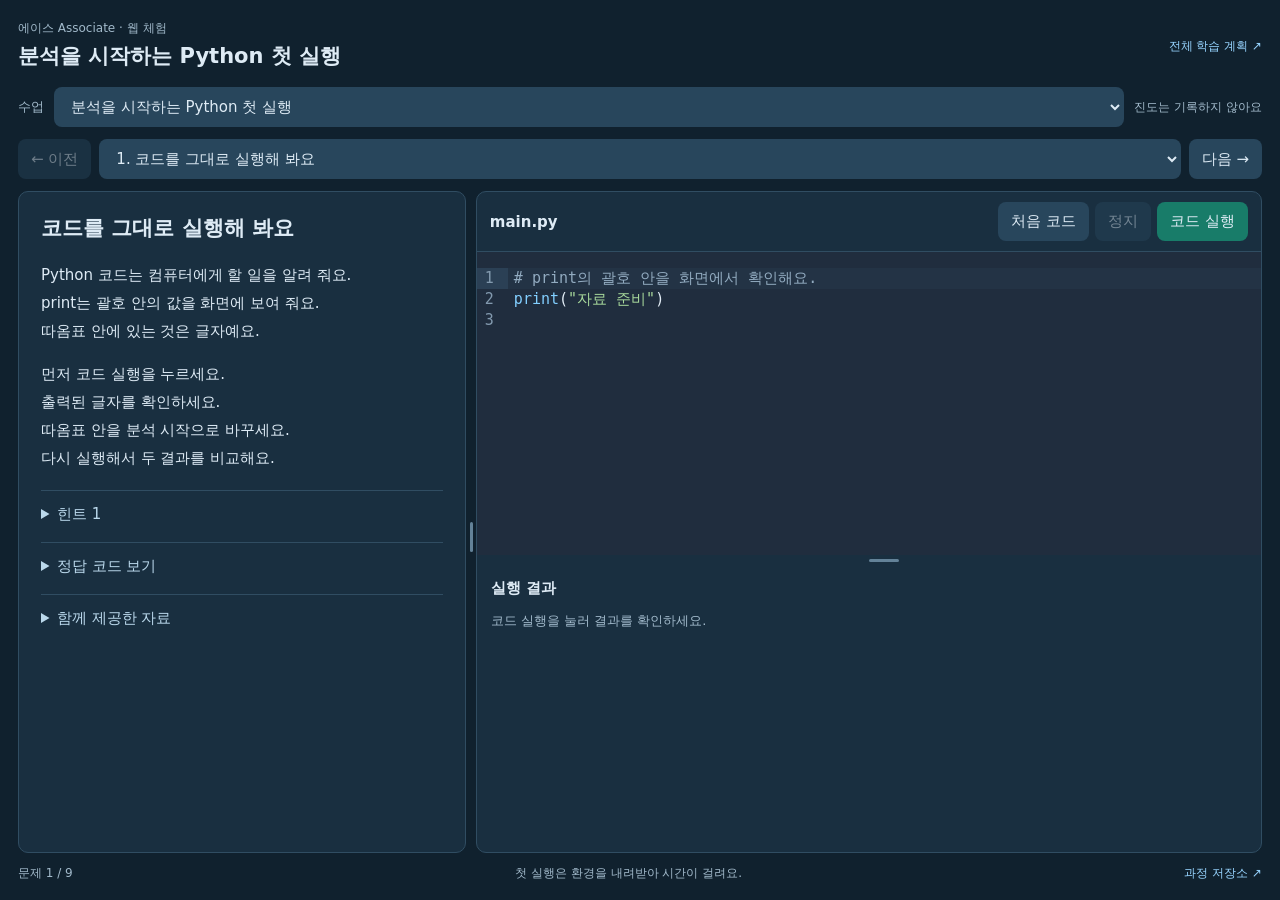
<file: index.html>
<!doctype html>
<html lang="ko">
<meta charset="utf-8"><meta name="viewport" content="width=device-width,initial-scale=1">
<title>에이스 · 처음 만나는 코드와 데이터 표</title>
<link rel="stylesheet" href="style.css">
<body>
<main id="app">
 <header><div><small>에이스 Associate · 웹 체험</small><h1 id="lesson-title">기초 수업을 불러오고 있어요</h1></div><a href="plan-aice-associate.html">전체 학습 계획 ↗</a></header>
 <div class="lesson-picker"><label for="lessons">수업</label><select id="lessons" aria-label="수업 선택"></select><span class="preview-note">진도는 기록하지 않아요</span></div>
 <nav aria-label="문제 이동"><button id="prev">← 이전</button><select id="tasks" aria-label="문제 선택"></select><button id="next">다음 →</button></nav>
 <section class="lesson">
  <article class="problem-pane markdown" id="problem"></article>
  <div class="split-handle split-col" role="separator" tabindex="0" aria-orientation="vertical" aria-label="문제와 코드 패널 크기 조절"></div>
  <section class="coding-pane">
   <section class="editor-pane"><div class="toolbar"><strong>main.py</strong><div><button id="reset">처음 코드</button><button id="stop" disabled>정지</button><button id="run" class="primary">코드 실행</button></div></div><div class="editor-wrap"><textarea data-code-editor="python" data-editor-reset="0" aria-label="Python 코드 편집기" spellcheck="false"></textarea></div></section>
   <div class="split-handle split-row" role="separator" tabindex="0" aria-orientation="horizontal" aria-label="코드와 실행 결과 패널 크기 조절"></div>
   <section class="result-pane" aria-label="실행 결과"><h2>실행 결과</h2><p id="status" role="status">코드 실행을 누르면 실행 환경을 준비해요.</p><div id="output"></div></section>
  </section>
 </section>
 <footer><span id="position"></span><span>첫 실행은 환경을 내려받아 시간이 걸려요.</span><a href="https://github.com/jhs512/mq3-course-aice-associate" target="_blank" rel="noopener">과정 저장소 ↗</a></footer>
</main>
<script src="editor.bundle.js"></script><script src="split.js"></script><script type="module" src="app.js"></script>
</body></html>
</file>
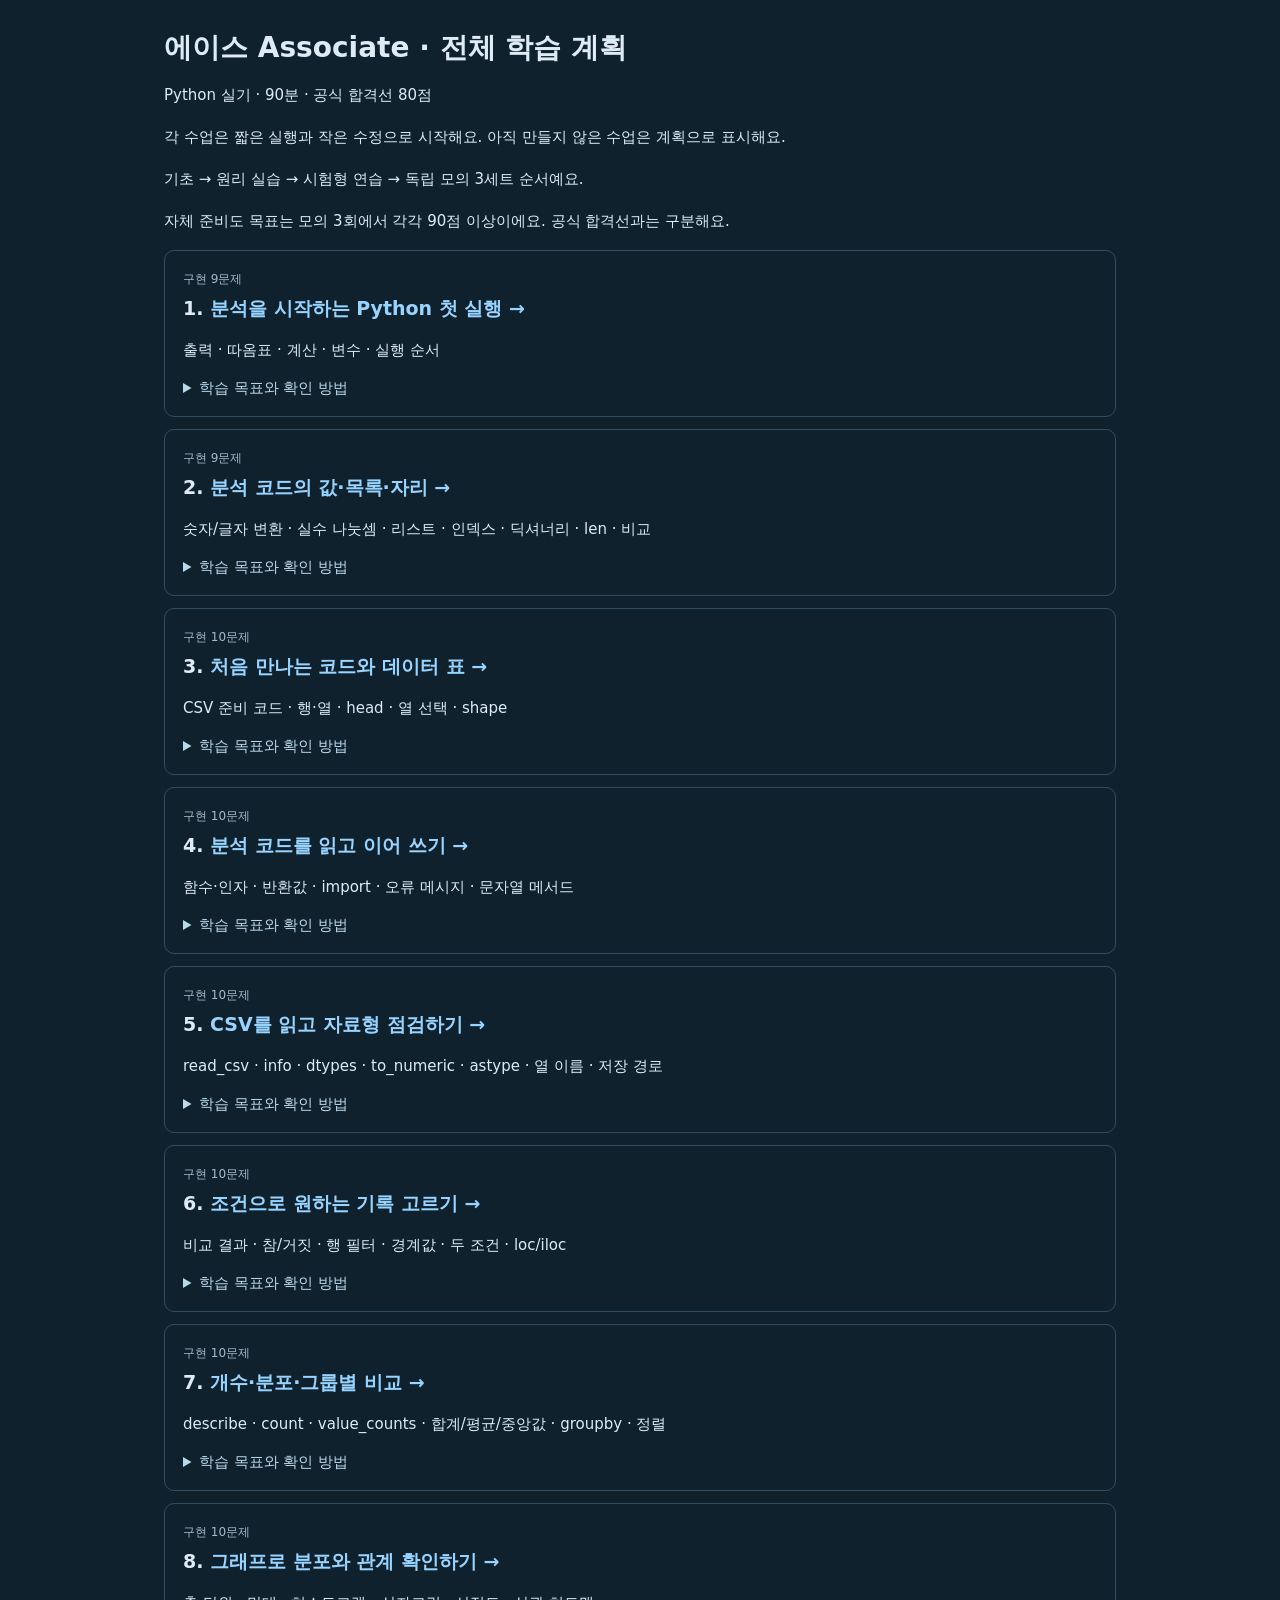
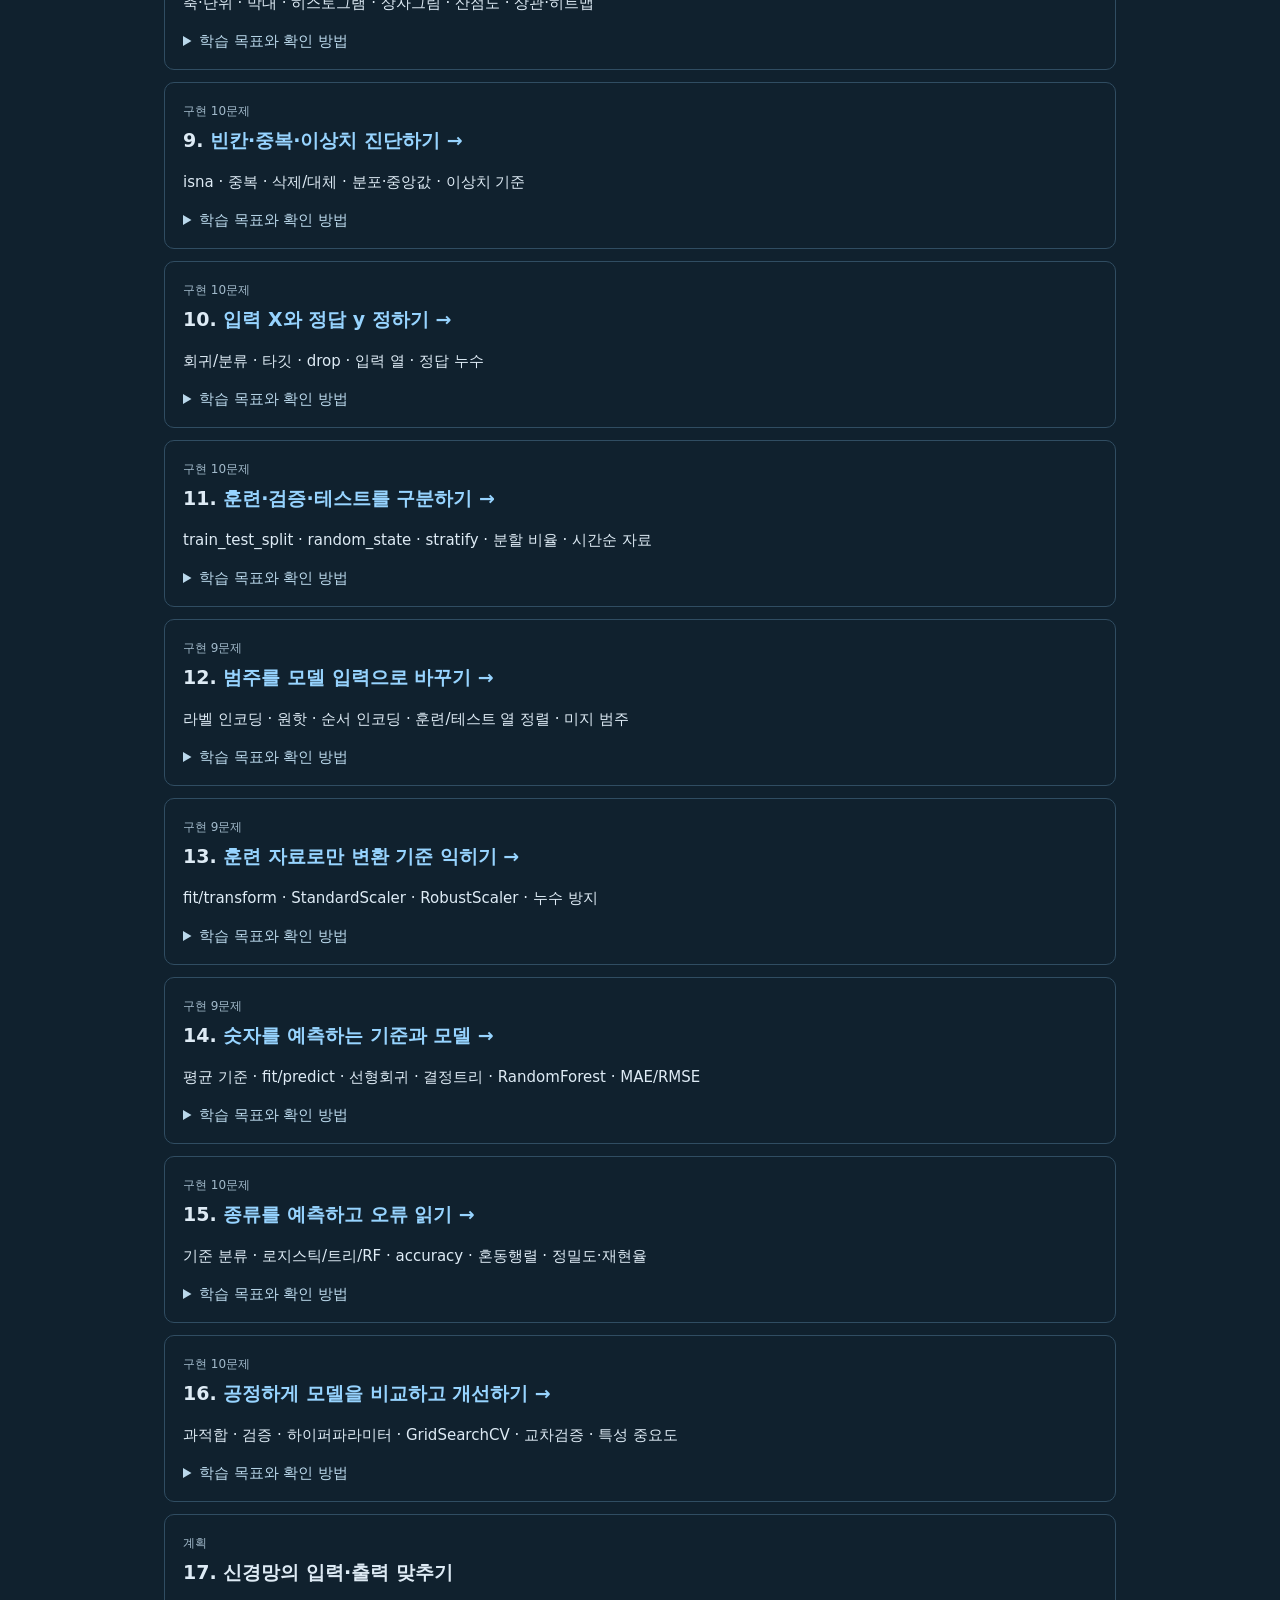
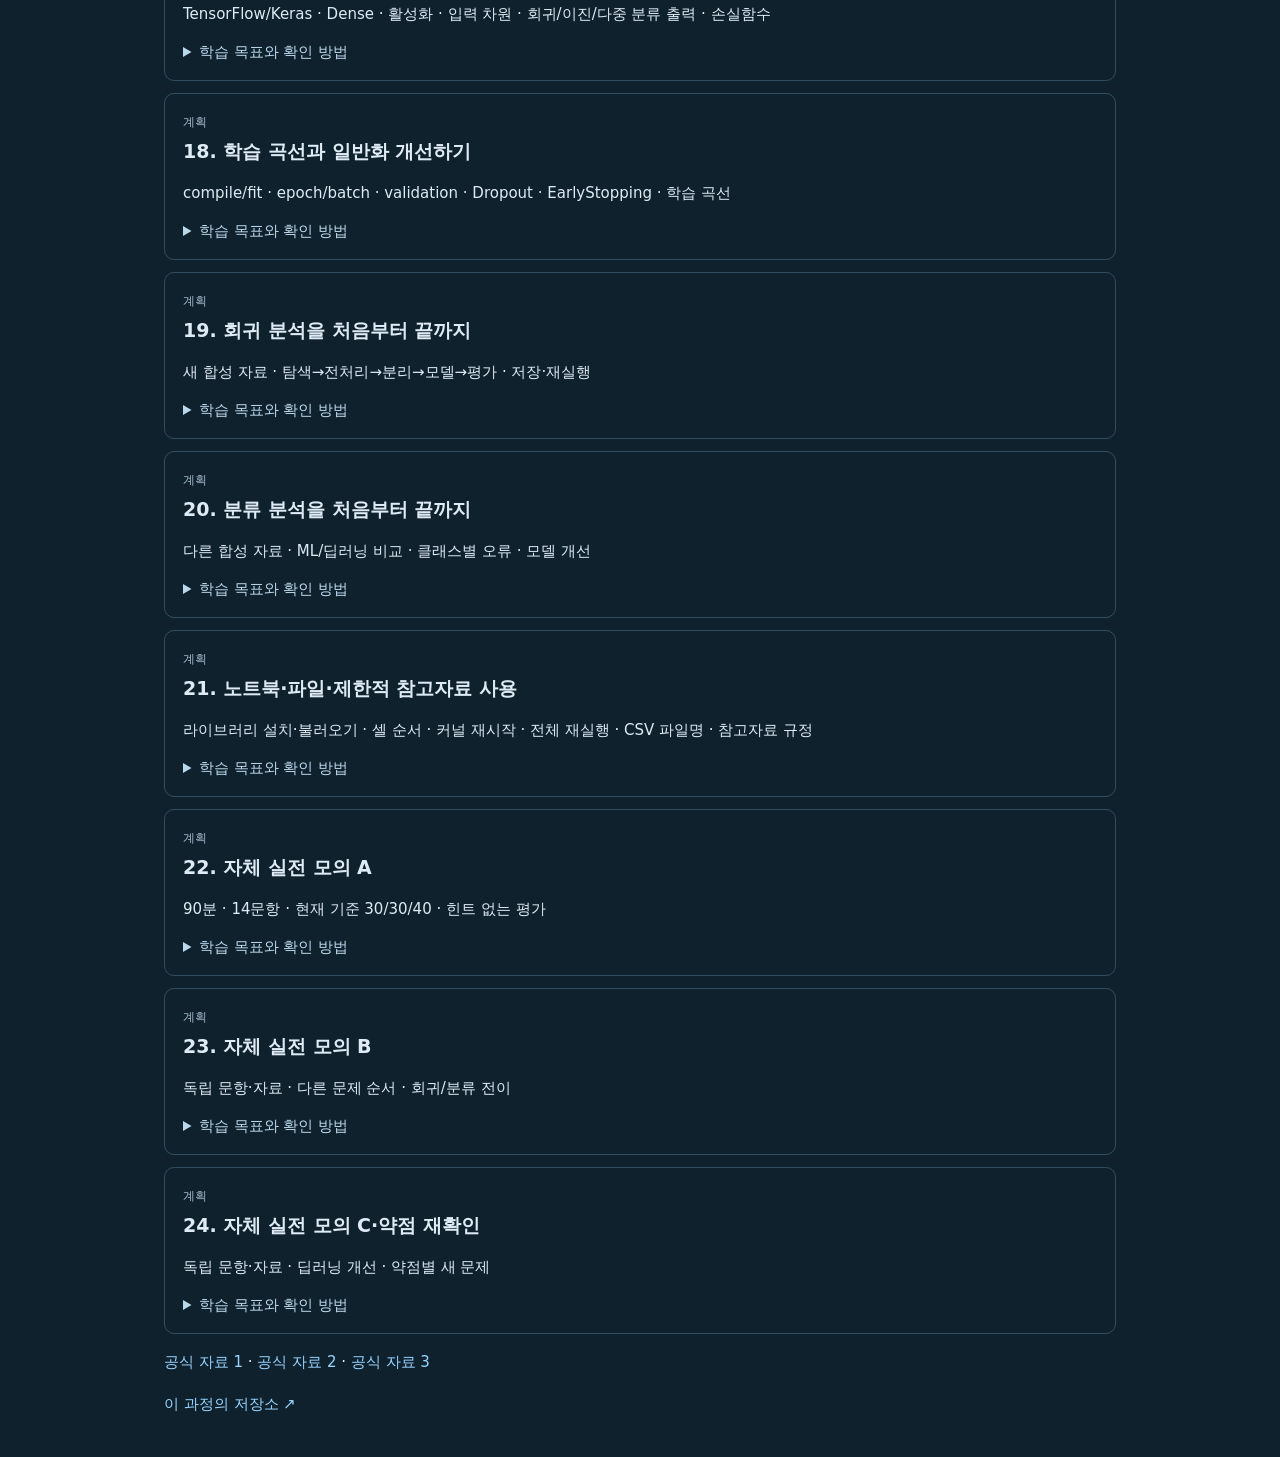
<file: plan-aice-associate.html>
<!doctype html><html lang="ko"><meta charset="utf-8"><meta name="viewport" content="width=device-width,initial-scale=1"><title>에이스 Associate 전체 학습 계획</title><link rel="stylesheet" href="style.css"><style>body{padding:24px;max-width:1000px;margin:auto}h1{font-size:28px}ol{padding:0;list-style:none}li{border:1px solid var(--line);border-radius:10px;margin:12px 0;padding:18px}h2{font-size:19px;margin:8px 0}p{line-height:1.8}.stage{font-size:12px;color:#a2bacb}summary{cursor:pointer}</style><h1>에이스 Associate · 전체 학습 계획</h1><p>Python 실기 · 90분 · 공식 합격선 80점</p><p>각 수업은 짧은 실행과 작은 수정으로 시작해요.
아직 만들지 않은 수업은 계획으로 표시해요.</p><p>기초 → 원리 실습 → 시험형 연습 → 독립 모의 3세트 순서예요.</p><p>자체 준비도 목표는 모의 3회에서 각각 90점 이상이에요. 공식 합격선과는 구분해요.</p><ol><li><span class="stage">구현 9문제</span><h2>1. <a href="./?lesson=aice-python-first">분석을 시작하는 Python 첫 실행 →</a></h2><p>출력 · 따옴표 · 계산 · 변수 · 실행 순서</p><details><summary>학습 목표와 확인 방법</summary><p>표 분석을 시작하기 전에 코드의 값과 이름을 작은 수정으로 구별해요.</p></details></li><li><span class="stage">구현 9문제</span><h2>2. <a href="./?lesson=aice-python-values">분석 코드의 값·목록·자리 →</a></h2><p>숫자/글자 변환 · 실수 나눗셈 · 리스트 · 인덱스 · 딕셔너리 · len · 비교</p><details><summary>학습 목표와 확인 방법</summary><p>작은 분석 자료의 값과 목록을 고르고 간단한 조건을 계산해요.</p></details></li><li><span class="stage">구현 10문제</span><h2>3. <a href="./?lesson=aice-data-first">처음 만나는 코드와 데이터 표 →</a></h2><p>CSV 준비 코드 · 행·열 · head · 열 선택 · shape</p><details><summary>학습 목표와 확인 방법</summary><p>새 표에서도 앞부분과 필요한 열을 고르고 크기를 읽어요.</p></details></li><li><span class="stage">구현 10문제</span><h2>4. <a href="./?lesson=aice-python-tools">분석 코드를 읽고 이어 쓰기 →</a></h2><p>함수·인자 · 반환값 · import · 오류 메시지 · 문자열 메서드</p><details><summary>학습 목표와 확인 방법</summary><p>API 예시의 인자와 반환값을 이해해 한 줄을 고쳐요.</p></details></li><li><span class="stage">구현 10문제</span><h2>5. <a href="./?lesson=aice-data-types">CSV를 읽고 자료형 점검하기 →</a></h2><p>read_csv · info · dtypes · to_numeric · astype · 열 이름 · 저장 경로</p><details><summary>학습 목표와 확인 방법</summary><p>숫자로 읽히지 않은 열을 찾아 변환하고 파일을 다시 읽어요.</p></details></li><li><span class="stage">구현 10문제</span><h2>6. <a href="./?lesson=aice-row-conditions">조건으로 원하는 기록 고르기 →</a></h2><p>비교 결과 · 참/거짓 · 행 필터 · 경계값 · 두 조건 · loc/iloc</p><details><summary>학습 목표와 확인 방법</summary><p>여러 조건과 경계값을 포함한 표를 정확히 선택해요.</p></details></li><li><span class="stage">구현 10문제</span><h2>7. <a href="./?lesson=aice-data-summary">개수·분포·그룹별 비교 →</a></h2><p>describe · count · value_counts · 합계/평균/중앙값 · groupby · 정렬</p><details><summary>학습 목표와 확인 방법</summary><p>분모와 자료 수를 구별하여 질문에 맞는 요약을 만들어요.</p></details></li><li><span class="stage">구현 10문제</span><h2>8. <a href="./?lesson=aice-visualization">그래프로 분포와 관계 확인하기 →</a></h2><p>축·단위 · 막대 · 히스토그램 · 상자그림 · 산점도 · 상관·히트맵</p><details><summary>학습 목표와 확인 방법</summary><p>질문에 맞는 그래프와 읽을 수 있는 축을 구성해요.</p></details></li><li><span class="stage">구현 10문제</span><h2>9. <a href="./?lesson=aice-data-quality">빈칸·중복·이상치 진단하기 →</a></h2><p>isna · 중복 · 삭제/대체 · 분포·중앙값 · 이상치 기준</p><details><summary>학습 목표와 확인 방법</summary><p>자료가 바뀌어도 처리 근거와 행 수 변화가 맞아요.</p></details></li><li><span class="stage">구현 10문제</span><h2>10. <a href="./?lesson=aice-target-features">입력 X와 정답 y 정하기 →</a></h2><p>회귀/분류 · 타깃 · drop · 입력 열 · 정답 누수</p><details><summary>학습 목표와 확인 방법</summary><p>예측 시점에 알 수 있는 정보만 입력으로 선택해요.</p></details></li><li><span class="stage">구현 10문제</span><h2>11. <a href="./?lesson=aice-data-split">훈련·검증·테스트를 구분하기 →</a></h2><p>train_test_split · random_state · stratify · 분할 비율 · 시간순 자료</p><details><summary>학습 목표와 확인 방법</summary><p>분리된 인덱스의 겹침과 클래스 비율을 실제로 검사해요.</p></details></li><li><span class="stage">구현 9문제</span><h2>12. <a href="./?lesson=aice-encoding">범주를 모델 입력으로 바꾸기 →</a></h2><p>라벨 인코딩 · 원핫 · 순서 인코딩 · 훈련/테스트 열 정렬 · 미지 범주</p><details><summary>학습 목표와 확인 방법</summary><p>새 범주가 있는 테스트 자료에도 입력 열 구성이 일치해요.</p></details></li><li><span class="stage">구현 9문제</span><h2>13. <a href="./?lesson=aice-scaling">훈련 자료로만 변환 기준 익히기 →</a></h2><p>fit/transform · StandardScaler · RobustScaler · 누수 방지</p><details><summary>학습 목표와 확인 방법</summary><p>테스트 값이 바뀌어도 훈련 기준이 바뀌지 않아요.</p></details></li><li><span class="stage">구현 9문제</span><h2>14. <a href="./?lesson=aice-regression">숫자를 예측하는 기준과 모델 →</a></h2><p>평균 기준 · fit/predict · 선형회귀 · 결정트리 · RandomForest · MAE/RMSE</p><details><summary>학습 목표와 확인 방법</summary><p>고정 숫자가 아니라 예측 배열과 실제 지표 계산을 검사해요.</p></details></li><li><span class="stage">구현 10문제</span><h2>15. <a href="./?lesson=aice-classification">종류를 예측하고 오류 읽기 →</a></h2><p>기준 분류 · 로지스틱/트리/RF · accuracy · 혼동행렬 · 정밀도·재현율</p><details><summary>학습 목표와 확인 방법</summary><p>클래스 불균형에서 정확도만 높은 오답을 진단해요.</p></details></li><li><span class="stage">구현 10문제</span><h2>16. <a href="./?lesson=aice-model-improvement">공정하게 모델을 비교하고 개선하기 →</a></h2><p>과적합 · 검증 · 하이퍼파라미터 · GridSearchCV · 교차검증 · 특성 중요도</p><details><summary>학습 목표와 확인 방법</summary><p>테스트 자료를 튜닝에 쓰지 않고 새 검증 결과를 비교해요.</p></details></li><li><span class="stage">계획</span><h2>17. 신경망의 입력·출력 맞추기</h2><p>TensorFlow/Keras · Dense · 활성화 · 입력 차원 · 회귀/이진/다중 분류 출력 · 손실함수</p><details><summary>학습 목표와 확인 방법</summary><p>출력 크기·활성화·정답 형식·손실함수의 조합을 실제 검사해요.</p></details></li><li><span class="stage">계획</span><h2>18. 학습 곡선과 일반화 개선하기</h2><p>compile/fit · epoch/batch · validation · Dropout · EarlyStopping · 학습 곡선</p><details><summary>학습 목표와 확인 방법</summary><p>학습을 실제 수행하고 과적합 징후와 중단 시점을 해석해요.</p></details></li><li><span class="stage">계획</span><h2>19. 회귀 분석을 처음부터 끝까지</h2><p>새 합성 자료 · 탐색→전처리→분리→모델→평가 · 저장·재실행</p><details><summary>학습 목표와 확인 방법</summary><p>빈 환경에서 전체 분석을 재실행하고 예측·지표·파일을 검사해요.</p></details></li><li><span class="stage">계획</span><h2>20. 분류 분석을 처음부터 끝까지</h2><p>다른 합성 자료 · ML/딥러닝 비교 · 클래스별 오류 · 모델 개선</p><details><summary>학습 목표와 확인 방법</summary><p>앞 프로젝트의 숫자를 외워 풀 수 없는 자료로 완성해요.</p></details></li><li><span class="stage">계획</span><h2>21. 노트북·파일·제한적 참고자료 사용</h2><p>라이브러리 설치·불러오기 · 셀 순서 · 커널 재시작 · 전체 재실행 · CSV 파일명 · 참고자료 규정</p><details><summary>학습 목표와 확인 방법</summary><p>공식 환경 안내를 따라 셀 의존성과 제출 파일을 점검해요.</p></details></li><li><span class="stage">계획</span><h2>22. 자체 실전 모의 A</h2><p>90분 · 14문항 · 현재 기준 30/30/40 · 힌트 없는 평가</p><details><summary>학습 목표와 확인 방법</summary><p>처음 보는 자료의 독립 답안과 결과물을 제한 시간 안에 만들어요.</p></details></li><li><span class="stage">계획</span><h2>23. 자체 실전 모의 B</h2><p>독립 문항·자료 · 다른 문제 순서 · 회귀/분류 전이</p><details><summary>학습 목표와 확인 방법</summary><p>앞 모의의 정답 코드를 그대로 재사용하면 통과하지 못해요.</p></details></li><li><span class="stage">계획</span><h2>24. 자체 실전 모의 C·약점 재확인</h2><p>독립 문항·자료 · 딥러닝 개선 · 약점별 새 문제</p><details><summary>학습 목표와 확인 방법</summary><p>힌트 없이 연속 모의 성적과 약점 재평가 결과를 확인해요.</p></details></li></ol><p><a href="https://aice.study/info/aice/asso" target="_blank" rel="noopener">공식 자료 1</a> · <a href="https://aice.study/certi/examGuide" target="_blank" rel="noopener">공식 자료 2</a> · <a href="https://aice.study/certi/practice" target="_blank" rel="noopener">공식 자료 3</a></p><p><a href="https://github.com/jhs512/mq3-course-aice-associate">이 과정의 저장소 ↗</a></p></html>
</file>
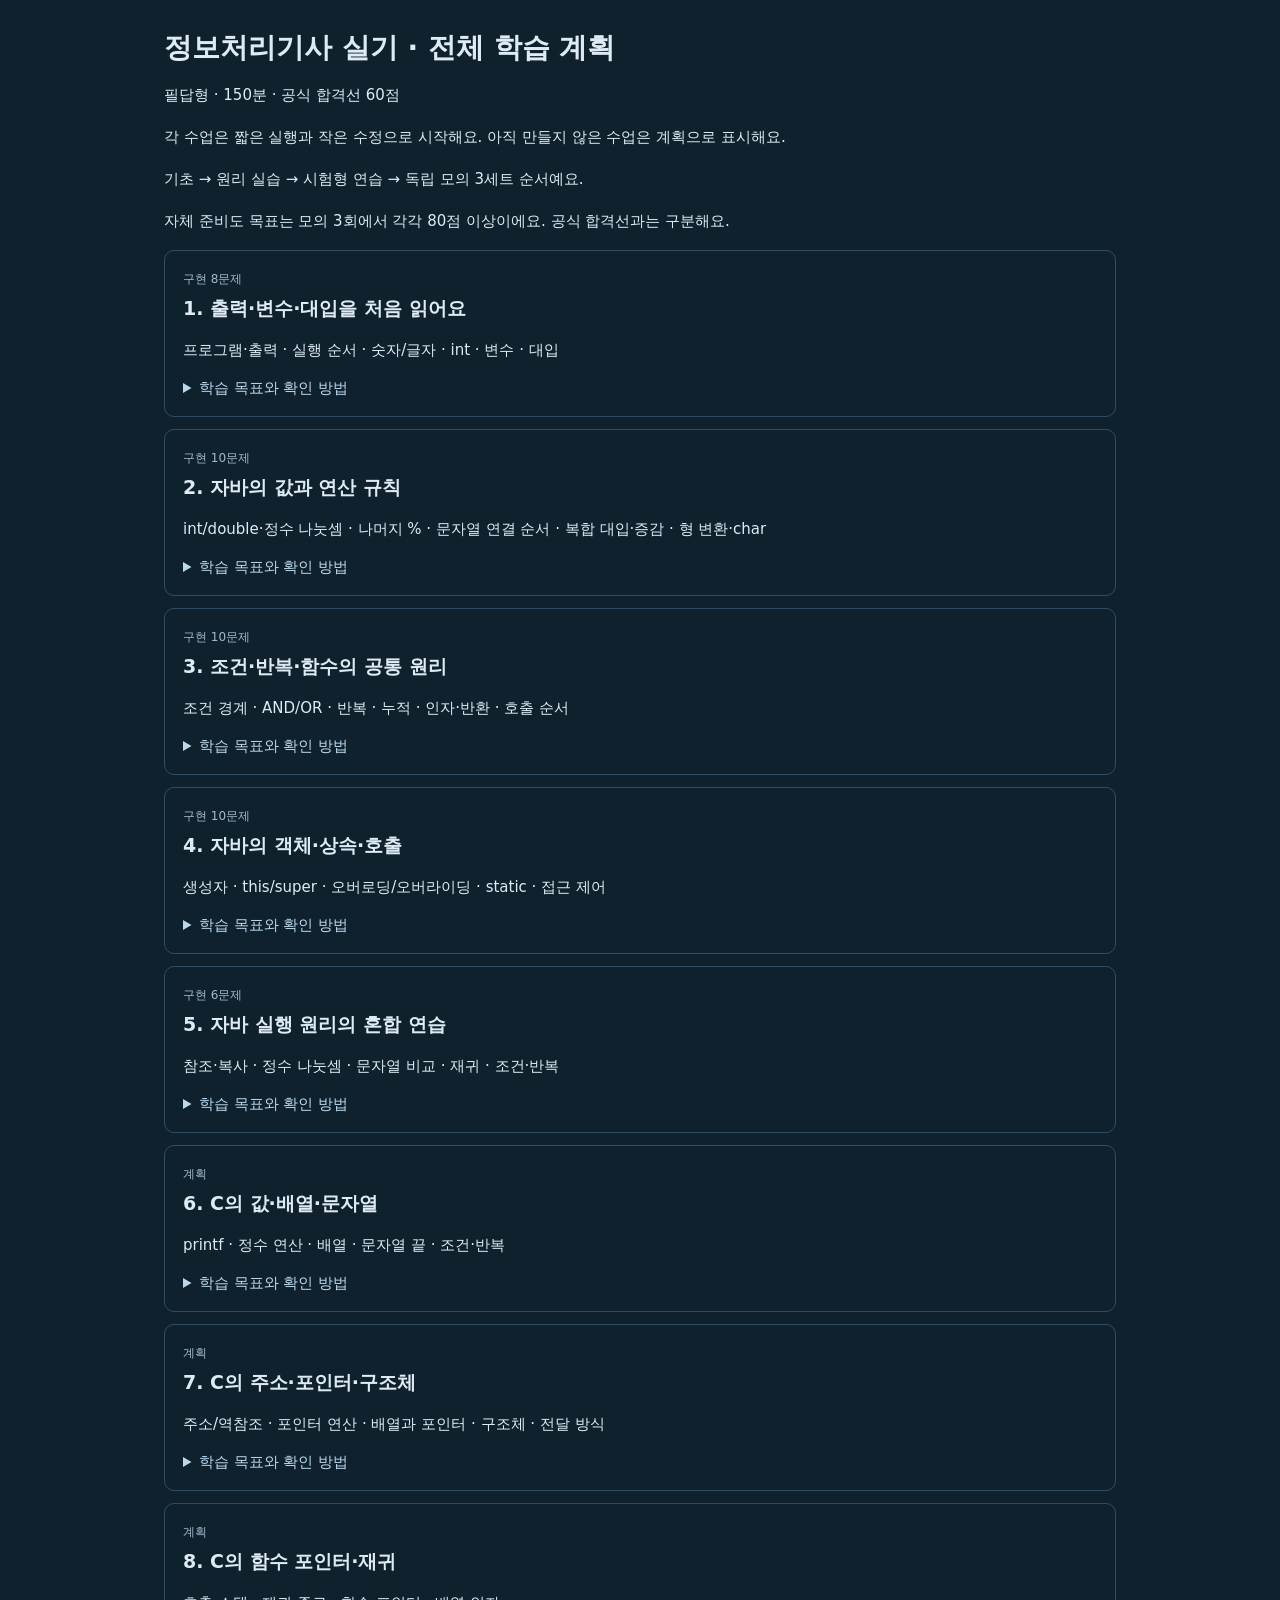
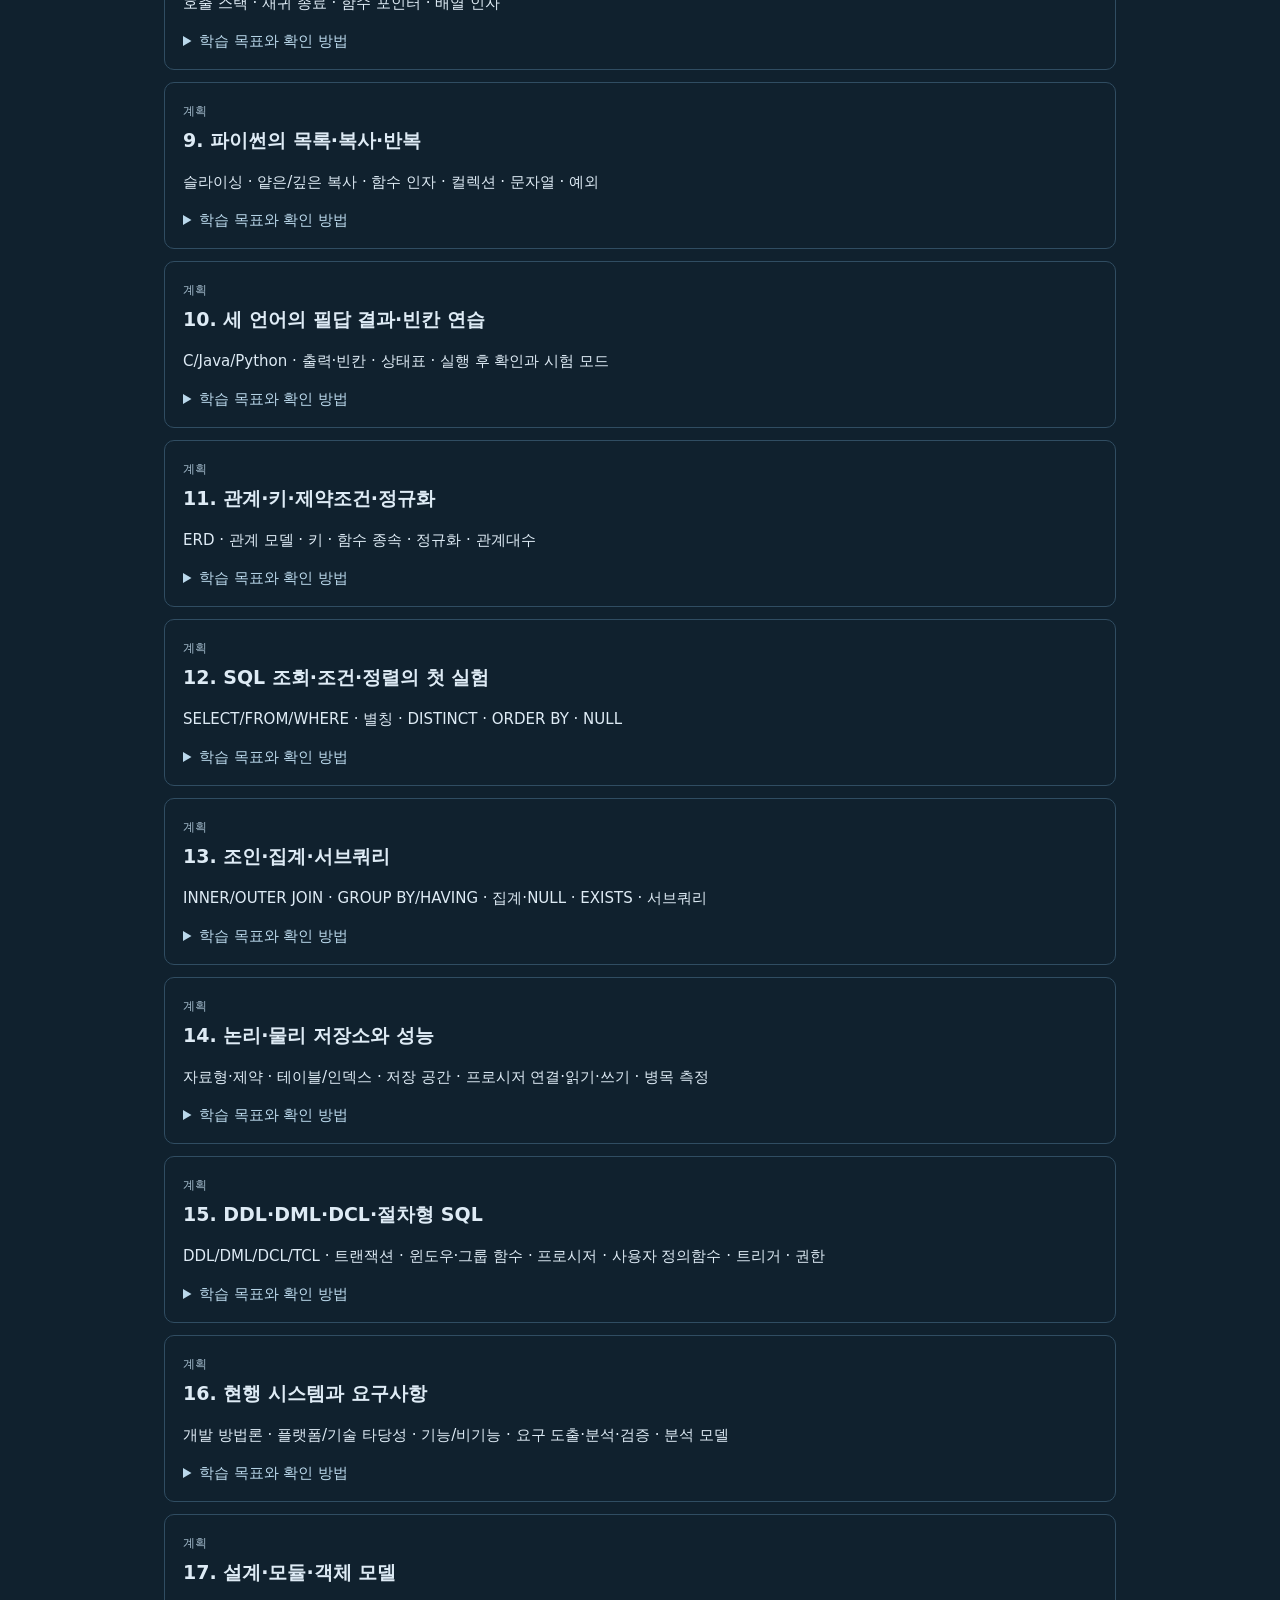
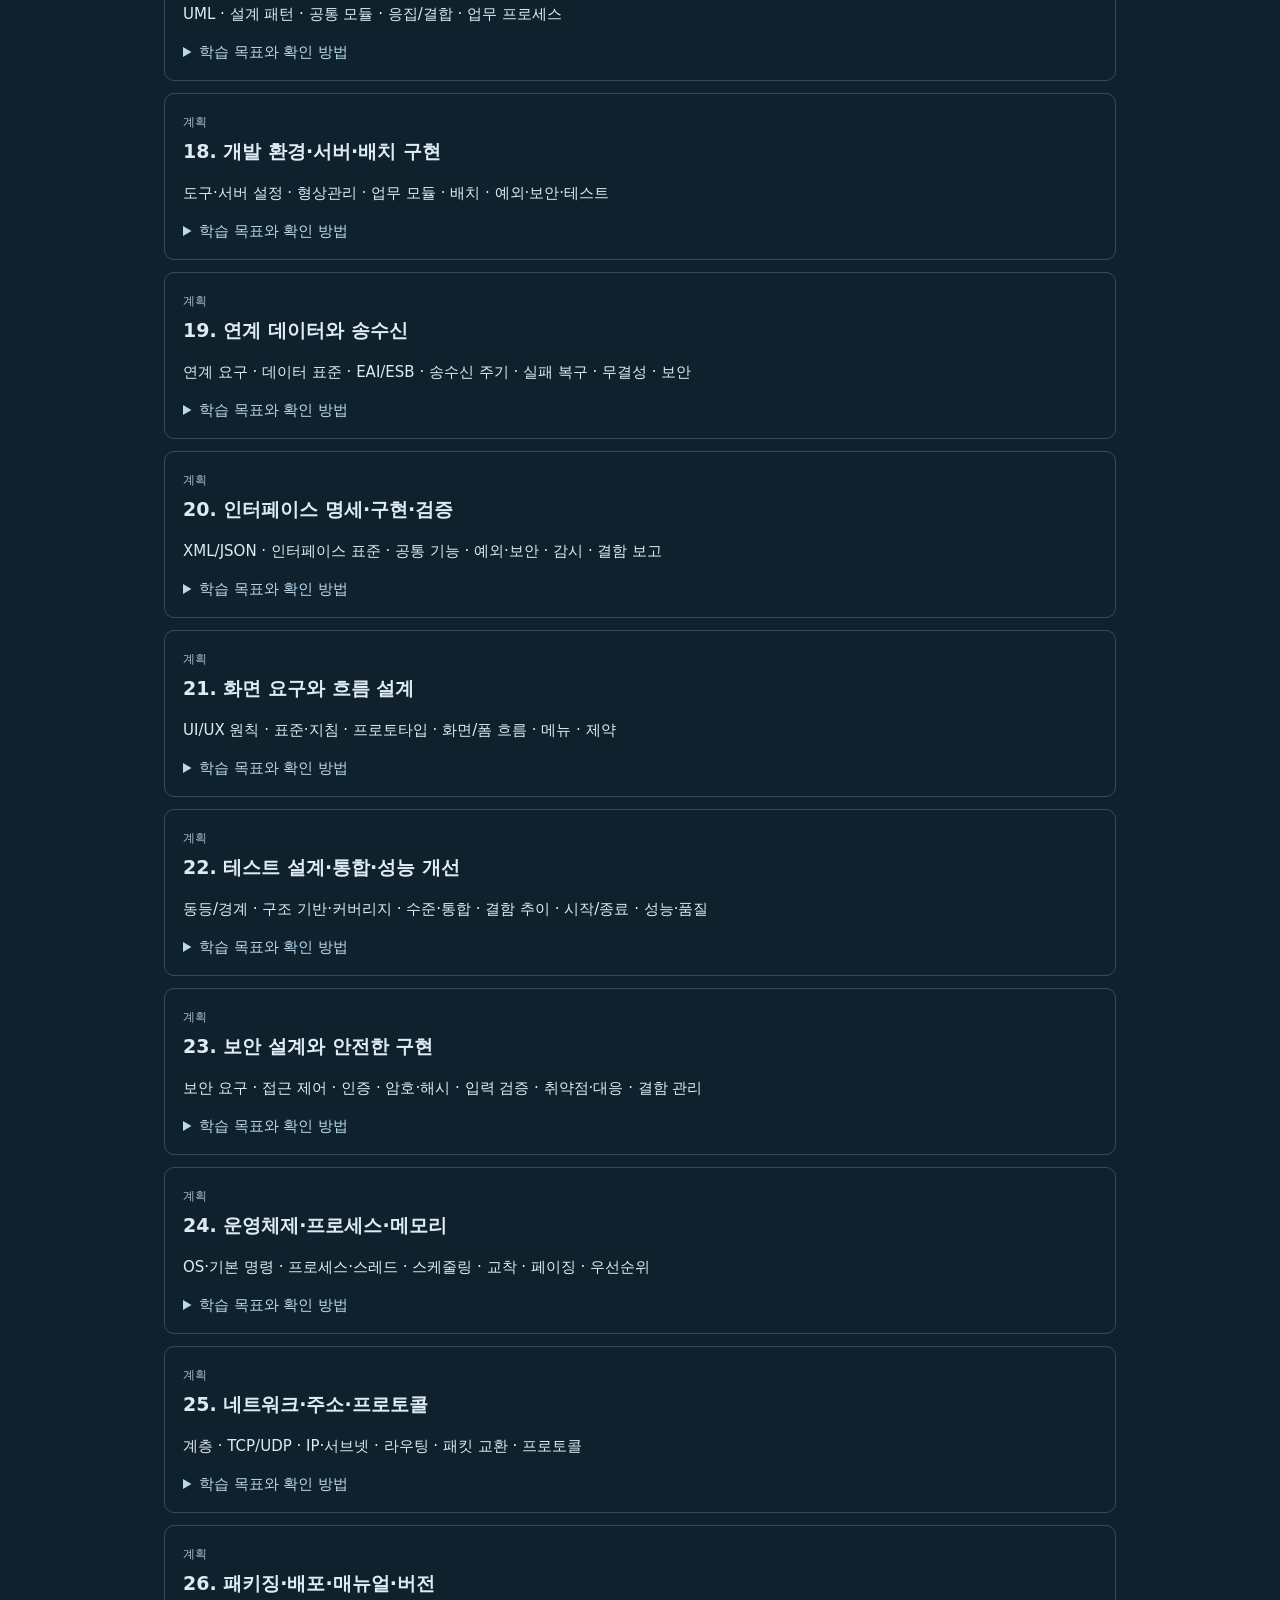
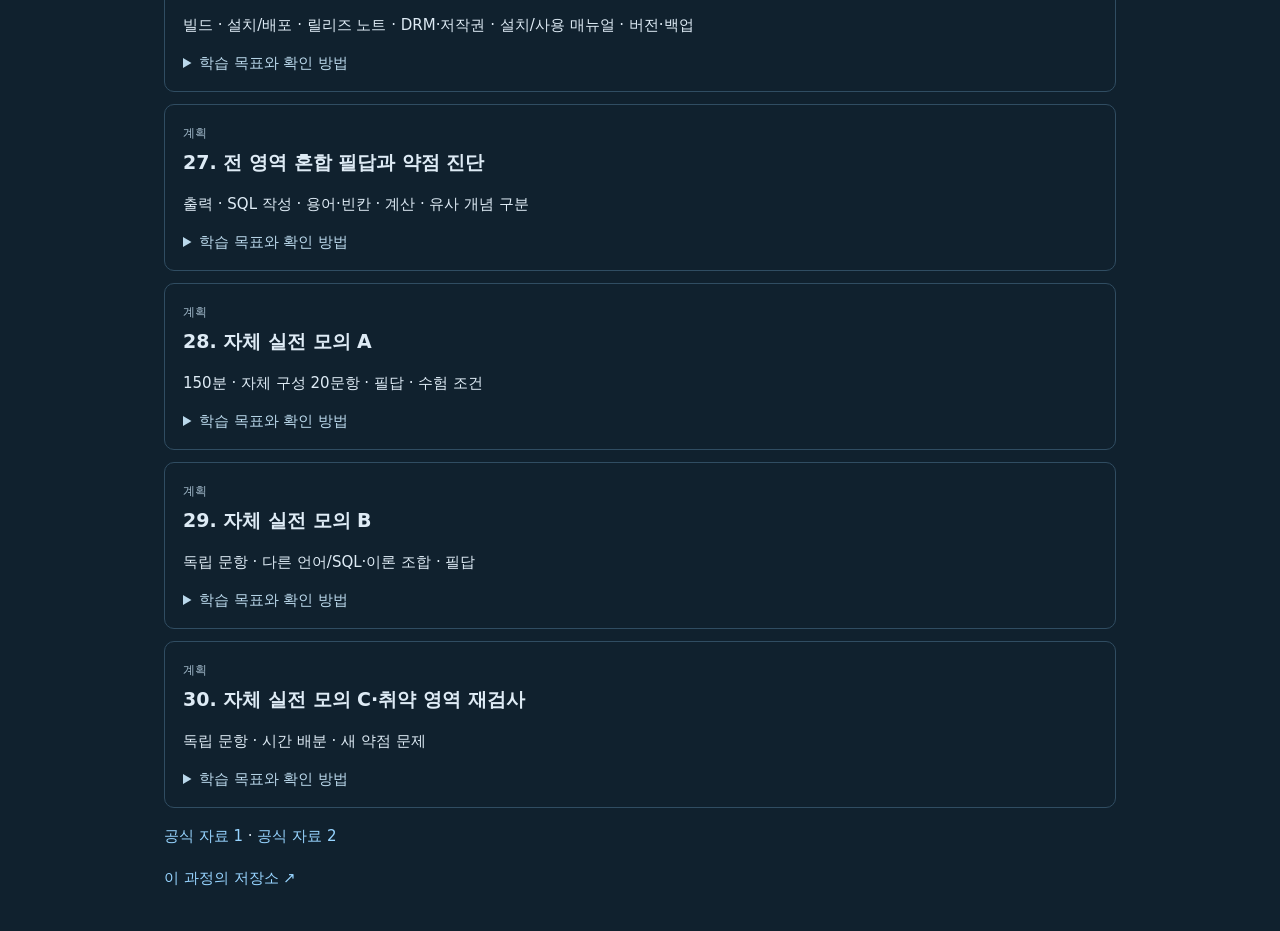
<file: plan-engineer-practical.html>
<!doctype html><html lang="ko"><meta charset="utf-8"><meta name="viewport" content="width=device-width,initial-scale=1"><title>정보처리기사 실기 전체 학습 계획</title><link rel="stylesheet" href="style.css"><style>body{padding:24px;max-width:1000px;margin:auto}h1{font-size:28px}ol{padding:0;list-style:none}li{border:1px solid var(--line);border-radius:10px;margin:12px 0;padding:18px}h2{font-size:19px;margin:8px 0}p{line-height:1.8}.stage{font-size:12px;color:#a2bacb}summary{cursor:pointer}</style><h1>정보처리기사 실기 · 전체 학습 계획</h1><p>필답형 · 150분 · 공식 합격선 60점</p><p>각 수업은 짧은 실행과 작은 수정으로 시작해요.
아직 만들지 않은 수업은 계획으로 표시해요.</p><p>기초 → 원리 실습 → 시험형 연습 → 독립 모의 3세트 순서예요.</p><p>자체 준비도 목표는 모의 3회에서 각각 80점 이상이에요. 공식 합격선과는 구분해요.</p><ol><li><span class="stage">구현 8문제</span><h2>1. 출력·변수·대입을 처음 읽어요</h2><p>프로그램·출력 · 실행 순서 · 숫자/글자 · int · 변수 · 대입</p><details><summary>학습 목표와 확인 방법</summary><p>한 줄씩 실행되는 코드에서 값의 변화를 읽고 확인해요.</p></details></li><li><span class="stage">구현 10문제</span><h2>2. 자바의 값과 연산 규칙</h2><p>int/double·정수 나눗셈 · 나머지 % · 문자열 연결 순서 · 복합 대입·증감 · 형 변환·char</p><details><summary>학습 목표와 확인 방법</summary><p>준비 값을 바꾼 코드에서도 자료형과 연산 순서로 출력을 예측해요.</p></details></li><li><span class="stage">구현 10문제</span><h2>3. 조건·반복·함수의 공통 원리</h2><p>조건 경계 · AND/OR · 반복 · 누적 · 인자·반환 · 호출 순서</p><details><summary>학습 목표와 확인 방법</summary><p>중간 상태표와 최종 결과를 새 입력으로 확인해요.</p></details></li><li><span class="stage">구현 10문제</span><h2>4. 자바의 객체·상속·호출</h2><p>생성자 · this/super · 오버로딩/오버라이딩 · static · 접근 제어</p><details><summary>학습 목표와 확인 방법</summary><p>실제 객체 타입·참조 타입·호출 대상을 구별해요.</p></details></li><li><span class="stage">구현 6문제</span><h2>5. 자바 실행 원리의 혼합 연습</h2><p>참조·복사 · 정수 나눗셈 · 문자열 비교 · 재귀 · 조건·반복</p><details><summary>학습 목표와 확인 방법</summary><p>앞에서 배운 원리를 혼합한 준비 코드를 수정해요.</p></details></li><li><span class="stage">계획</span><h2>6. C의 값·배열·문자열</h2><p>printf · 정수 연산 · 배열 · 문자열 끝 · 조건·반복</p><details><summary>학습 목표와 확인 방법</summary><p>C 실행 환경과 문법을 명시하고 정의된 동작만 정답으로 써요.</p></details></li><li><span class="stage">계획</span><h2>7. C의 주소·포인터·구조체</h2><p>주소/역참조 · 포인터 연산 · 배열과 포인터 · 구조체 · 전달 방식</p><details><summary>학습 목표와 확인 방법</summary><p>그림의 주소 관계와 코드 결과를 대응해요.</p></details></li><li><span class="stage">계획</span><h2>8. C의 함수 포인터·재귀</h2><p>호출 스택 · 재귀 종료 · 함수 포인터 · 배열 인자</p><details><summary>학습 목표와 확인 방법</summary><p>여러 원리가 섞인 짧은 코드의 결과와 호출 순서를 풀어요.</p></details></li><li><span class="stage">계획</span><h2>9. 파이썬의 목록·복사·반복</h2><p>슬라이싱 · 얕은/깊은 복사 · 함수 인자 · 컬렉션 · 문자열 · 예외</p><details><summary>학습 목표와 확인 방법</summary><p>같은 자료를 공유하는 이름과 독립 복사를 구분해요.</p></details></li><li><span class="stage">계획</span><h2>10. 세 언어의 필답 결과·빈칸 연습</h2><p>C/Java/Python · 출력·빈칸 · 상태표 · 실행 후 확인과 시험 모드</p><details><summary>학습 목표와 확인 방법</summary><p>새 문제는 답을 먼저 적고 제출 전 실행·힌트 없이 풀어요.</p></details></li><li><span class="stage">계획</span><h2>11. 관계·키·제약조건·정규화</h2><p>ERD · 관계 모델 · 키 · 함수 종속 · 정규화 · 관계대수</p><details><summary>학습 목표와 확인 방법</summary><p>작은 테이블의 이상 현상을 보고 키와 분해 결과를 적어요.</p></details></li><li><span class="stage">계획</span><h2>12. SQL 조회·조건·정렬의 첫 실험</h2><p>SELECT/FROM/WHERE · 별칭 · DISTINCT · ORDER BY · NULL</p><details><summary>학습 목표와 확인 방법</summary><p>표와 중간 행을 비교하고 새 자료에서도 같은 질의를 작성해요.</p></details></li><li><span class="stage">계획</span><h2>13. 조인·집계·서브쿼리</h2><p>INNER/OUTER JOIN · GROUP BY/HAVING · 집계·NULL · EXISTS · 서브쿼리</p><details><summary>학습 목표와 확인 방법</summary><p>중복·빈칸·없는 행이 포함된 결과를 정확히 구해요.</p></details></li><li><span class="stage">계획</span><h2>14. 논리·물리 저장소와 성능</h2><p>자료형·제약 · 테이블/인덱스 · 저장 공간 · 프로시저 연결·읽기·쓰기 · 병목 측정</p><details><summary>학습 목표와 확인 방법</summary><p>논리 설계를 실제 저장 구조로 바꾸고 비용 차이를 비교해요.</p></details></li><li><span class="stage">계획</span><h2>15. DDL·DML·DCL·절차형 SQL</h2><p>DDL/DML/DCL/TCL · 트랜잭션 · 윈도우·그룹 함수 · 프로시저 · 사용자 정의함수 · 트리거 · 권한</p><details><summary>학습 목표와 확인 방법</summary><p>명시한 SQL 방언에서 실행하고 필답 빈칸·문장으로 전이해요.</p></details></li><li><span class="stage">계획</span><h2>16. 현행 시스템과 요구사항</h2><p>개발 방법론 · 플랫폼/기술 타당성 · 기능/비기능 · 요구 도출·분석·검증 · 분석 모델</p><details><summary>학습 목표와 확인 방법</summary><p>짧은 사례의 요구와 검증 누락을 구별해요.</p></details></li><li><span class="stage">계획</span><h2>17. 설계·모듈·객체 모델</h2><p>UML · 설계 패턴 · 공통 모듈 · 응집/결합 · 업무 프로세스</p><details><summary>학습 목표와 확인 방법</summary><p>구조를 조금 바꾸어 어떤 설계 성질이 달라지는지 판단해요.</p></details></li><li><span class="stage">계획</span><h2>18. 개발 환경·서버·배치 구현</h2><p>도구·서버 설정 · 형상관리 · 업무 모듈 · 배치 · 예외·보안·테스트</p><details><summary>학습 목표와 확인 방법</summary><p>설정·업무 순서·단위 테스트의 결함을 찾아 고쳐요.</p></details></li><li><span class="stage">계획</span><h2>19. 연계 데이터와 송수신</h2><p>연계 요구 · 데이터 표준 · EAI/ESB · 송수신 주기 · 실패 복구 · 무결성 · 보안</p><details><summary>학습 목표와 확인 방법</summary><p>명세와 메시지·실패 사례를 연결해요.</p></details></li><li><span class="stage">계획</span><h2>20. 인터페이스 명세·구현·검증</h2><p>XML/JSON · 인터페이스 표준 · 공통 기능 · 예외·보안 · 감시 · 결함 보고</p><details><summary>학습 목표와 확인 방법</summary><p>주어진 명세와 응답의 불일치를 확인해요.</p></details></li><li><span class="stage">계획</span><h2>21. 화면 요구와 흐름 설계</h2><p>UI/UX 원칙 · 표준·지침 · 프로토타입 · 화면/폼 흐름 · 메뉴 · 제약</p><details><summary>학습 목표와 확인 방법</summary><p>짧은 화면 사례에서 요구 위배와 올바른 흐름을 적어요.</p></details></li><li><span class="stage">계획</span><h2>22. 테스트 설계·통합·성능 개선</h2><p>동등/경계 · 구조 기반·커버리지 · 수준·통합 · 결함 추이 · 시작/종료 · 성능·품질</p><details><summary>학습 목표와 확인 방법</summary><p>입력 구간과 상태 그림에서 테스트 자료·기대 결과를 만들어요.</p></details></li><li><span class="stage">계획</span><h2>23. 보안 설계와 안전한 구현</h2><p>보안 요구 · 접근 제어 · 인증 · 암호·해시 · 입력 검증 · 취약점·대응 · 결함 관리</p><details><summary>학습 목표와 확인 방법</summary><p>교육용 국소 사례에서 취약점 이름과 방어 수정안을 대응해요.</p></details></li><li><span class="stage">계획</span><h2>24. 운영체제·프로세스·메모리</h2><p>OS·기본 명령 · 프로세스·스레드 · 스케줄링 · 교착 · 페이징 · 우선순위</p><details><summary>학습 목표와 확인 방법</summary><p>작은 시간표와 메모리 상태를 계산하고 근거를 확인해요.</p></details></li><li><span class="stage">계획</span><h2>25. 네트워크·주소·프로토콜</h2><p>계층 · TCP/UDP · IP·서브넷 · 라우팅 · 패킷 교환 · 프로토콜</p><details><summary>학습 목표와 확인 방법</summary><p>주소 범위·전송 절차를 새 숫자로 풀어 확인해요.</p></details></li><li><span class="stage">계획</span><h2>26. 패키징·배포·매뉴얼·버전</h2><p>빌드 · 설치/배포 · 릴리즈 노트 · DRM·저작권 · 설치/사용 매뉴얼 · 버전·백업</p><details><summary>학습 목표와 확인 방법</summary><p>변경 이력과 패키지·릴리즈 기록을 연결해요.</p></details></li><li><span class="stage">계획</span><h2>27. 전 영역 혼합 필답과 약점 진단</h2><p>출력 · SQL 작성 · 용어·빈칸 · 계산 · 유사 개념 구분</p><details><summary>학습 목표와 확인 방법</summary><p>실행·힌트 없이 답한 후 분야별 오답 원인을 분류해요.</p></details></li><li><span class="stage">계획</span><h2>28. 자체 실전 모의 A</h2><p>150분 · 자체 구성 20문항 · 필답 · 수험 조건</p><details><summary>학습 목표와 확인 방법</summary><p>첫 독립 모의를 풀고 정확한 답·오답 분류를 남겨요.</p></details></li><li><span class="stage">계획</span><h2>29. 자체 실전 모의 B</h2><p>독립 문항 · 다른 언어/SQL·이론 조합 · 필답</p><details><summary>학습 목표와 확인 방법</summary><p>수치·보기만 바꾼 복제가 아닌 새 문제에서 원리를 적용해요.</p></details></li><li><span class="stage">계획</span><h2>30. 자체 실전 모의 C·취약 영역 재검사</h2><p>독립 문항 · 시간 배분 · 새 약점 문제</p><details><summary>학습 목표와 확인 방법</summary><p>재응시에서 외운 답이 아닌 새로운 문제로 준비도를 판단해요.</p></details></li></ol><p><a href="https://www.q-net.or.kr/pageLink.do?link=cst/cstReport&amp;jmCd=1320&amp;mcrtrNo=991" target="_blank" rel="noopener">공식 자료 1</a> · <a href="https://www.q-net.or.kr/pageLink.do?link=cst/cstReport&amp;jmCd=1320&amp;mcrtrNo=1453" target="_blank" rel="noopener">공식 자료 2</a></p><p><a href="https://github.com/jhs512/mq3-course-engineer-practical">이 과정의 저장소 ↗</a></p></html>
</file>
<file: style.css>
:root{color-scheme:dark;font-family:system-ui,'Malgun Gothic',sans-serif;background:#10212e;color:#deebf5;font-size:15px;--line:#304d62;--muted:#a2bacb}
*{box-sizing:border-box;scrollbar-width:thin;scrollbar-color:#536f82 #10212e}
*::-webkit-scrollbar{width:7px;height:7px}*::-webkit-scrollbar-thumb{background:#536f82;border-radius:6px}*::-webkit-scrollbar-track{background:#10212e}
body{margin:0}button,select,textarea{font:inherit}button,select{background:#28465c;color:inherit;border:1px solid transparent;border-radius:8px;padding:9px 12px}button{cursor:pointer}button:hover:not(:disabled){background:#375a72}button:disabled{opacity:.45;cursor:default}button:focus-visible,select:focus-visible,summary:focus-visible{outline:2px solid #8bccff;outline-offset:2px}.primary{background:#187c69}a{color:#97d4ff;text-decoration:none}
#app{height:100dvh;min-height:560px;display:flex;flex-direction:column;gap:12px;padding:18px;max-width:1800px;margin:auto}header{display:flex;align-items:center;justify-content:space-between;gap:20px}small,.preview-note,footer{color:var(--muted);font-size:12px}h1{font-size:21px;margin:5px 0}nav{display:flex;gap:8px;min-width:0}nav select{flex:1;min-width:0}footer{display:flex;gap:14px;align-items:center;justify-content:space-between;flex-wrap:wrap}
.lesson-picker{display:flex;align-items:center;gap:10px}.lesson-picker select{flex:1;min-width:0}.lesson-picker label{font-size:13px;color:var(--muted)}header>a{font-size:12px;flex-shrink:0}
.lesson{flex:1;min-height:0;display:flex;overflow:hidden;--problem-width:36%}.problem-pane{width:clamp(260px,var(--problem-width),65%);flex-shrink:0;overflow:auto;padding:22px;background:#192f40;border:1px solid var(--line);border-radius:10px}.problem-pane h2{font-size:21px;margin:0 0 20px}.problem-pane p{line-height:1.85;margin:16px 0}.problem-pane table,.result-pane table{border-collapse:collapse;max-width:100%;font-size:13px}.problem-pane th,.problem-pane td,.result-pane th,.result-pane td{padding:9px;border:1px solid var(--line);text-align:left}.problem-pane th,.result-pane th{background:#28465c}.problem-pane code{color:#f2c277;background:#10212e;border-radius:4px;padding:2px 4px}.problem-pane details{margin:18px 0;border-top:1px solid var(--line);padding-top:14px}summary{cursor:pointer;color:#bad8eb}.problem-pane pre{overflow:auto;font-size:13px;line-height:1.6;background:#10212e;padding:14px;border-radius:7px}
.coding-pane{flex:1;min-width:0;display:flex;flex-direction:column;background:#192f40;border:1px solid var(--line);border-radius:10px;overflow:hidden}.editor-pane{height:clamp(150px,var(--editor-height,55%),calc(100% - 125px));display:flex;flex-direction:column;min-height:0;flex-shrink:0}.toolbar{padding:10px 13px;display:flex;align-items:center;justify-content:space-between;gap:8px;border-bottom:1px solid var(--line)}.toolbar>div{display:flex;gap:6px}.editor-wrap{flex:1;min-height:0;overflow:hidden}.editor-wrap textarea{width:100%;height:100%;resize:none;background:#202d3e;color:inherit;border:0;padding:15px;tab-size:4;font:14px/1.7 Consolas,monospace}.python-editor-host{height:100%}.result-pane{min-height:0;flex:1;overflow:auto;padding:14px}.result-pane h2{font-size:15px;margin:0 0 10px}#status{color:var(--muted);font-size:13px;line-height:1.6}.result-pane pre{white-space:pre-wrap;overflow-wrap:anywhere;background:#10212e;padding:12px;border-radius:7px;font:14px/1.7 Consolas,monospace}.result-pane .table-wrap{overflow:auto;margin:16px 0}.result-pane img{max-width:100%;height:auto}.error{color:#ffaaa9!important}
.split-handle{position:relative;flex-shrink:0;touch-action:none;outline:none}.split-col{width:10px;cursor:col-resize}.split-row{height:10px;cursor:row-resize}.split-handle::after{content:'';position:absolute;background:#638298;border-radius:4px}.split-col::after{width:3px;height:30px;top:50%;left:4px}.split-row::after{height:3px;width:30px;left:50%;top:4px}.split-handle:hover::after,.split-handle:focus::after{background:#9bd8ff}.splitting{user-select:none}
@media(max-width:700px){#app{padding:10px;min-height:750px;gap:8px}h1{font-size:17px}.preview-note{display:none}.lesson{flex-direction:column;gap:8px}.problem-pane{width:100%;height:35%;max-height:40%;padding:15px}.problem-pane h2{font-size:18px;margin-bottom:10px}.split-col{display:none}.coding-pane{min-height:0}.toolbar{padding:7px 10px}.toolbar button{font-size:12px;padding:8px}footer{font-size:11px}footer span:nth-child(2){display:none}.editor-pane{height:clamp(145px,var(--editor-height,55%),calc(100% - 95px))}.result-pane{padding:10px}}
</file>
